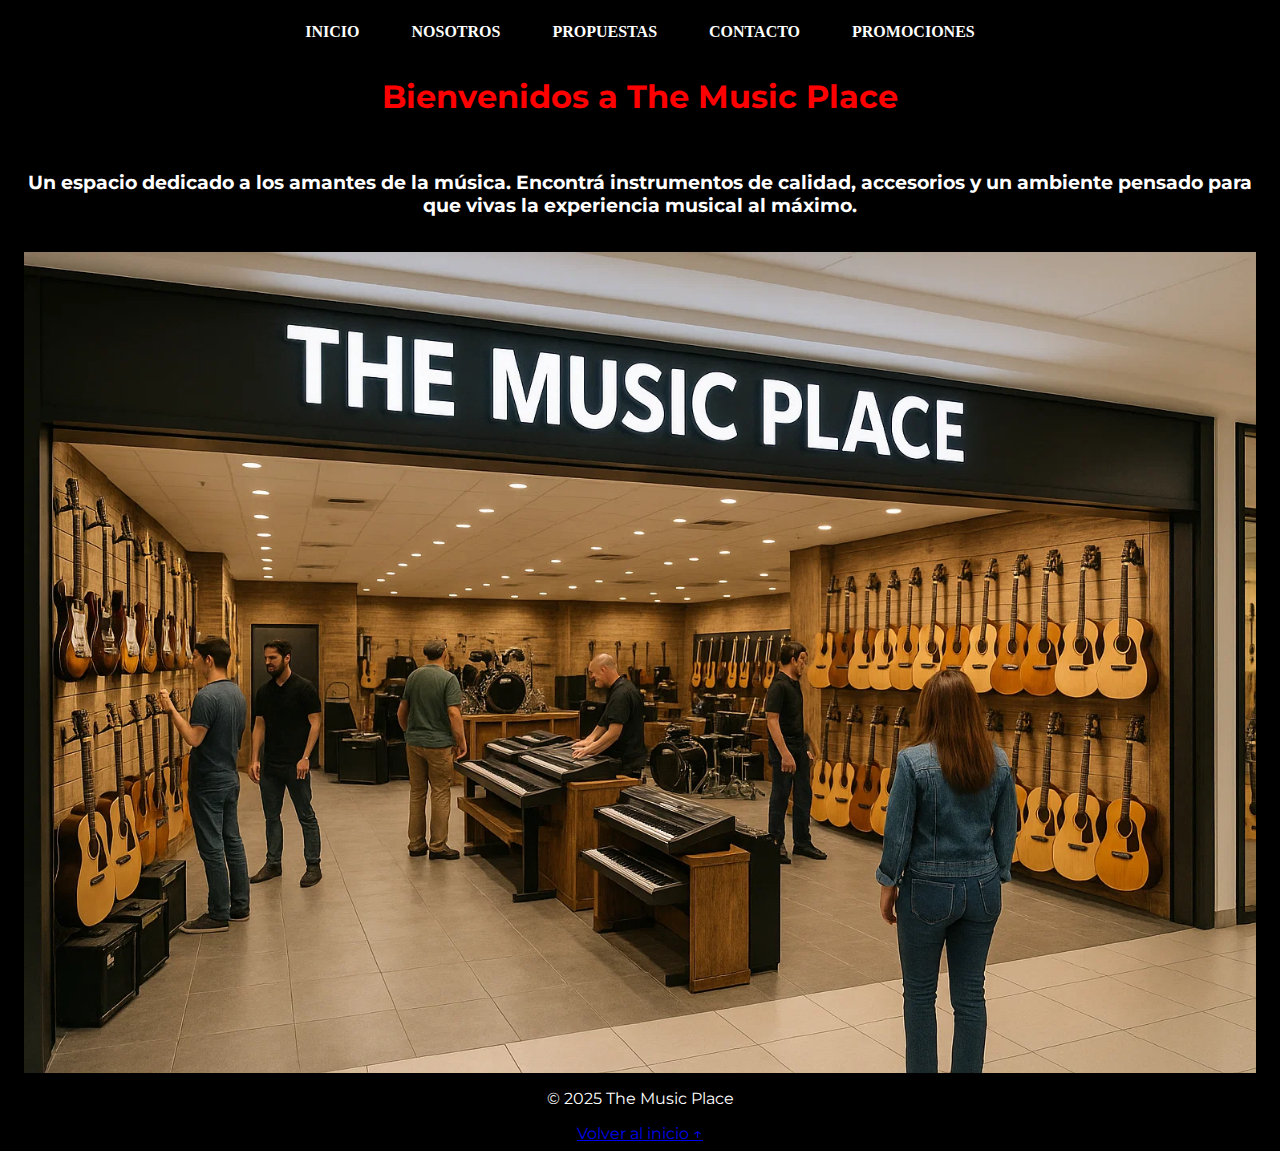
<file: index.html>
<!DOCTYPE html>
<html lang="en">
<head>
    <meta charset="UTF-8">
    <meta name="viewport" content="width=device-width, initial-scale=1.0">
    <title>The Music Place</title>
    <link rel="stylesheet" href="class.css">
    <link rel="preconnect" href="https://fonts.googleapis.com">
    <link rel="preconnect" href="https://fonts.gstatic.com" crossorigin>
    <link href="https://fonts.googleapis.com/css2?family=Alex+Brush&family=Eagle+Lake&family=Lavishly+Yours&family=Lugrasimo&family=Montserrat&family=Quattrocento+Sans:ital,wght@0,400;0,700;1,400;1,700&display=swap" rel="stylesheet">
<header>
    <nav>
        <ul>
            <li><a href="index.html">INICIO</a></li>
            <li><a href="nostoros.html">NOSOTROS</a></li>
            <li><a href="productos.html">PROPUESTAS</a></li>
            <li><a href="contacto.html">CONTACTO</a></li>
            <li><a href="promociones.html">PROMOCIONES</a></li>
        </ul>
    </nav>
</header>
    <section class="bienvenidos">
        <h1>Bienvenidos a The Music Place</h1>
        <h3>Un espacio dedicado a los amantes de la música. Encontrá instrumentos de calidad, accesorios y un ambiente pensado para que vivas la experiencia musical al máximo.</h3>
        <img src="img1.webp">
    </section>
<footer>
  <p>© 2025 The Music Place</p>
  <a href="#top" class="volver">Volver al inicio ↑</a>
</footer>
</body>
</html>
</file>
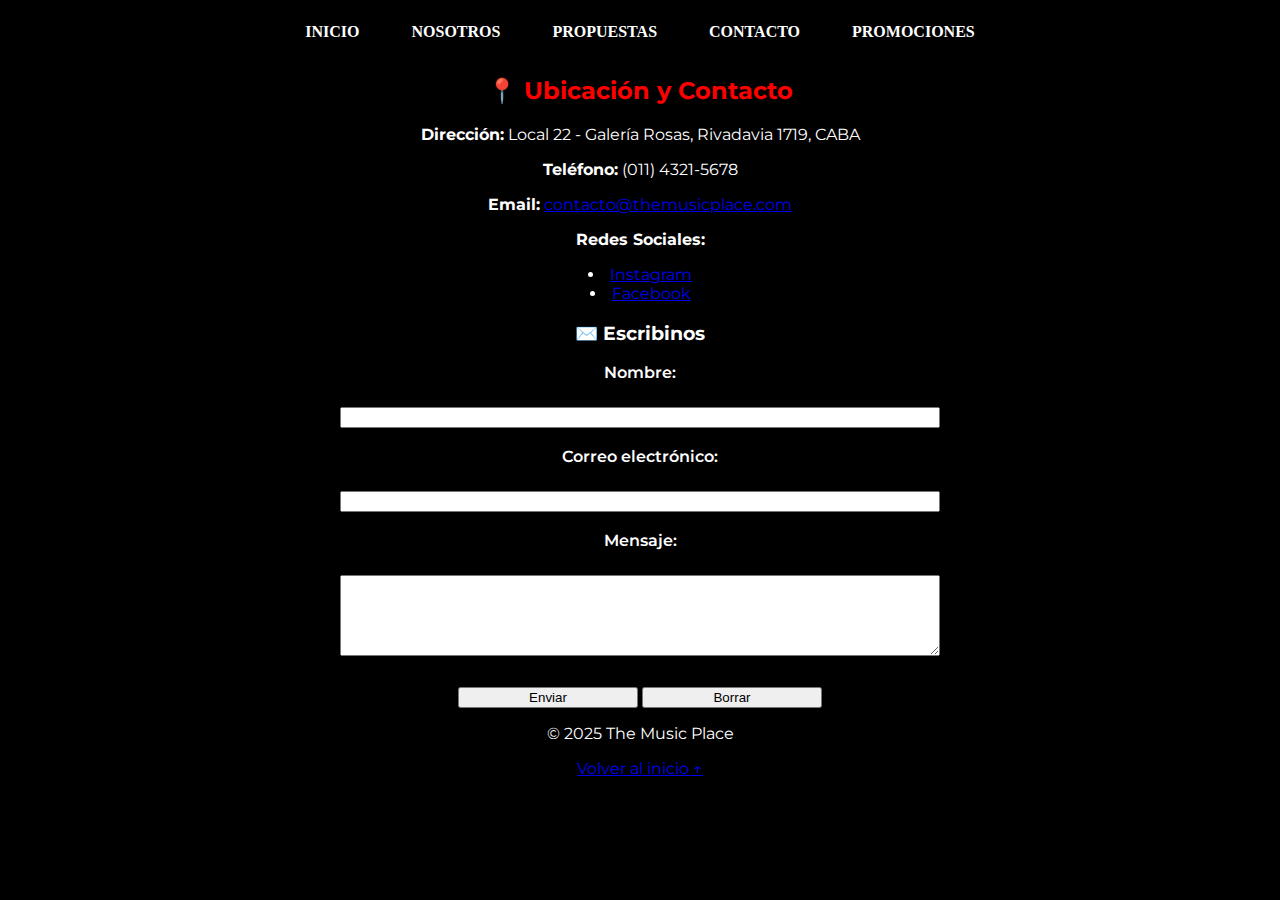
<file: contacto.html>
<!DOCTYPE html>
<html lang="en">
<head>
    <meta charset="UTF-8">
    <meta name="viewport" content="width=device-width, initial-scale=1.0">
    <title>Contacto</title>
    <link rel="stylesheet" href="class.css">
    <link rel="preconnect" href="https://fonts.googleapis.com">
    <link rel="preconnect" href="https://fonts.gstatic.com" crossorigin>
    <link href="https://fonts.googleapis.com/css2?family=Alex+Brush&family=Eagle+Lake&family=Lavishly+Yours&family=Lugrasimo&family=Montserrat&family=Quattrocento+Sans:ital,wght@0,400;0,700;1,400;1,700&display=swap" rel="stylesheet">
</head>
<body>
<header>
    <nav>
        <ul>
            <li><a href="index.html">INICIO</a></li>
            <li><a href="nostoros.html">NOSOTROS</a></li>
            <li><a href="productos.html">PROPUESTAS</a></li>
            <li><a href="contacto.html">CONTACTO</a></li>
            <li><a href="promociones.html">PROMOCIONES</a></li>
        </ul>
    </nav>
</header>
<section id="contacto">
  
  <h2>📍 Ubicación y Contacto</h2>
  
  <p><strong>Dirección:</strong> Local 22 - Galería Rosas, Rivadavia 1719, CABA</p>
  <p><strong>Teléfono:</strong> (011) 4321-5678</p>
  <p><strong>Email:</strong> <a href="mailto:contacto@themusicplace.com">contacto@themusicplace.com</a></p>
  
 <p><strong>Redes Sociales:</strong></p>

<ul class="links">
  <li><a href="https://instagram.com/themusicplace">Instagram</a></li>
  <li><a href="https://facebook.com/themusicplace">Facebook</a></li>
</ul>

  <h3> ✉️ Escribinos</h3>
  
  <form action="mailto:contacto@themusicplace.com">
    <label for="nombre">Nombre:</label><br>
    <input type="text" id="nombre" name="nombre"><br><br>
    
    <label for="email">Correo electrónico:</label><br>
    <input type="email" id="email" name="email" ><br><br>
    
    <label for="mensaje">Mensaje:</label><br>
    <textarea id="mensaje" name="mensaje" rows="5"></textarea><br><br>
    
    <button type="submit">Enviar</button>
    <button type="reset">Borrar</button>
  </form>
<footer>
  <p>© 2025 The Music Place</p>
  <a href="#top" class="volver">Volver al inicio ↑</a>
</footer>
</section>
</body>
</html>
</file>
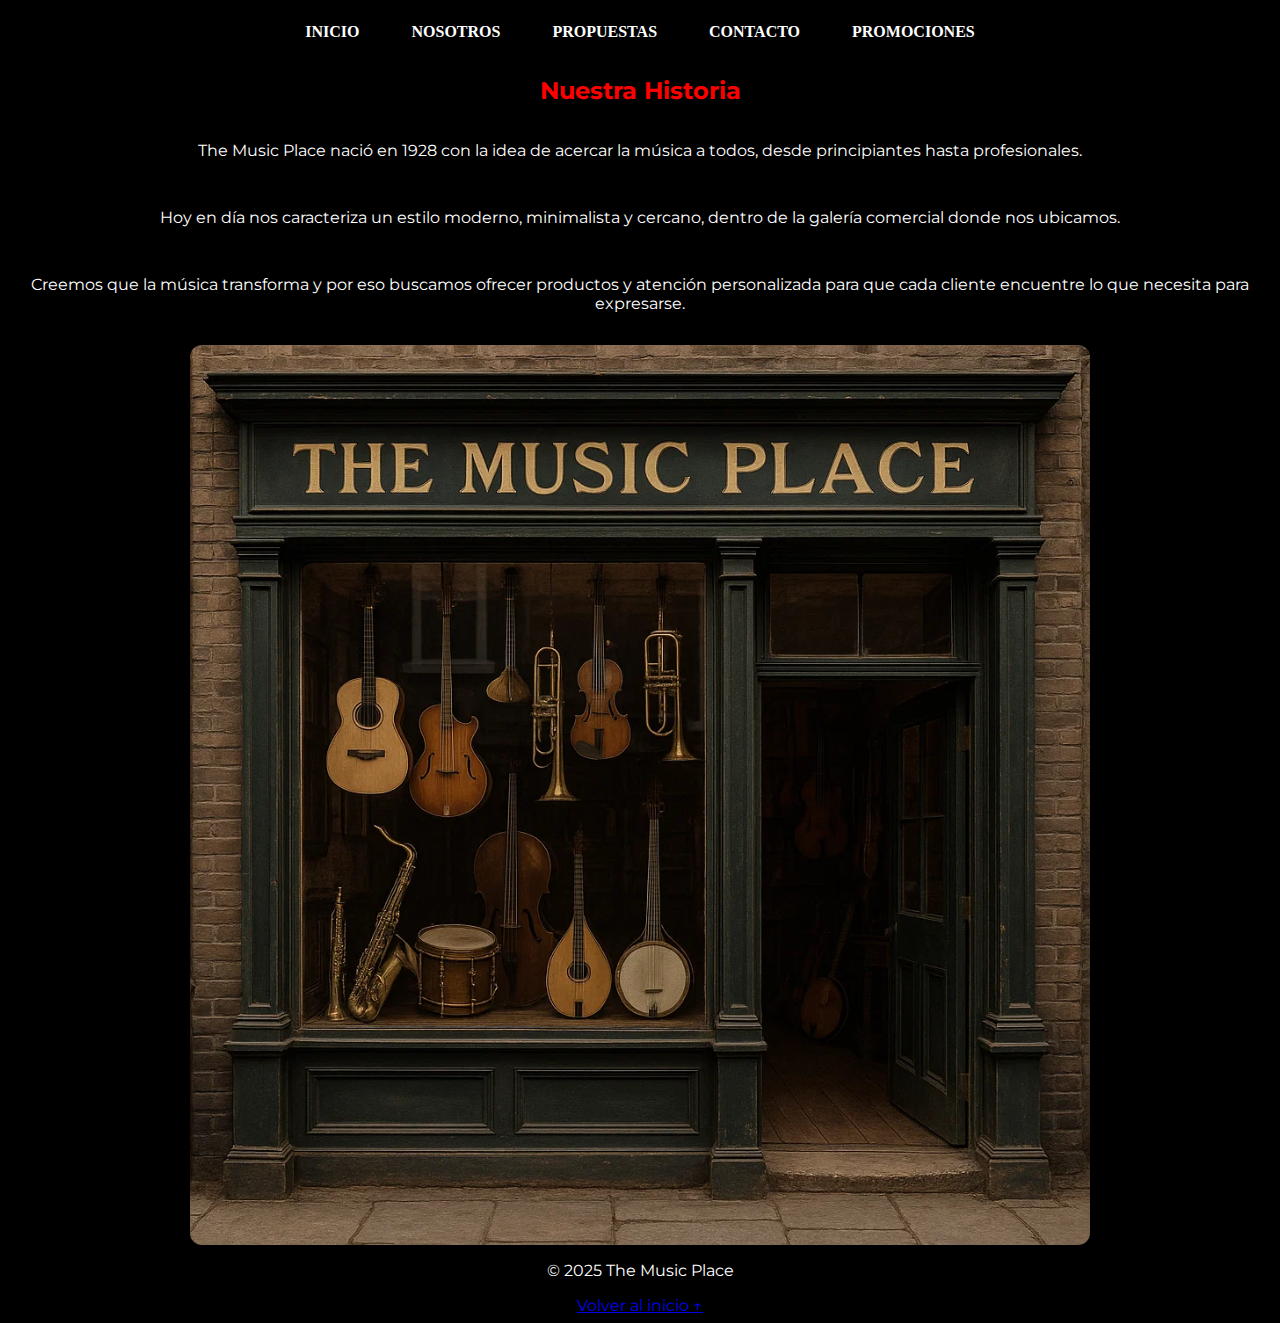
<file: nostoros.html>
<!DOCTYPE html>
<html lang="en">
<head>
    <meta charset="UTF-8">
    <meta name="viewport" content="width=device-width, initial-scale=1.0">
    <title>Nosotros</title>
    <link rel="stylesheet" href="class.css">
    <link rel="preconnect" href="https://fonts.googleapis.com">
    <link rel="preconnect" href="https://fonts.gstatic.com" crossorigin>
    <link href="https://fonts.googleapis.com/css2?family=Alex+Brush&family=Eagle+Lake&family=Lavishly+Yours&family=Lugrasimo&family=Montserrat&family=Quattrocento+Sans:ital,wght@0,400;0,700;1,400;1,700&display=swap" rel="stylesheet">
<body>
<header>
    <nav>
        <ul>
            <li><a href="index.html">INICIO</a></li>
            <li><a href="nostoros.html">NOSOTROS</a></li>
            <li><a href="productos.html">PROPUESTAS</a></li>
            <li><a href="contacto.html">CONTACTO</a></li>
            <li><a href="promociones.html">PROMOCIONES</a></li>
        </ul>
    </nav>
</header>
<h2>Nuestra Historia</h2>
    <section class="historia">
        <p>
          The Music Place nació en 1928 con la idea de acercar la música a todos, desde principiantes hasta profesionales.
        </p>
        <p>
          Hoy en día nos caracteriza un estilo moderno, minimalista y cercano, dentro de la galería comercial donde nos ubicamos.
        </p>
        <p>
          Creemos que la música transforma y por eso buscamos ofrecer productos y atención personalizada para que cada cliente
          encuentre lo que necesita para expresarse.
        </p>
        <img src="hist.webp">
    </section>
  <footer>
  <p>© 2025 The Music Place</p>
  <a href="#top" class="volver">Volver al inicio ↑</a>
</footer>
</body>
</html>
</file>
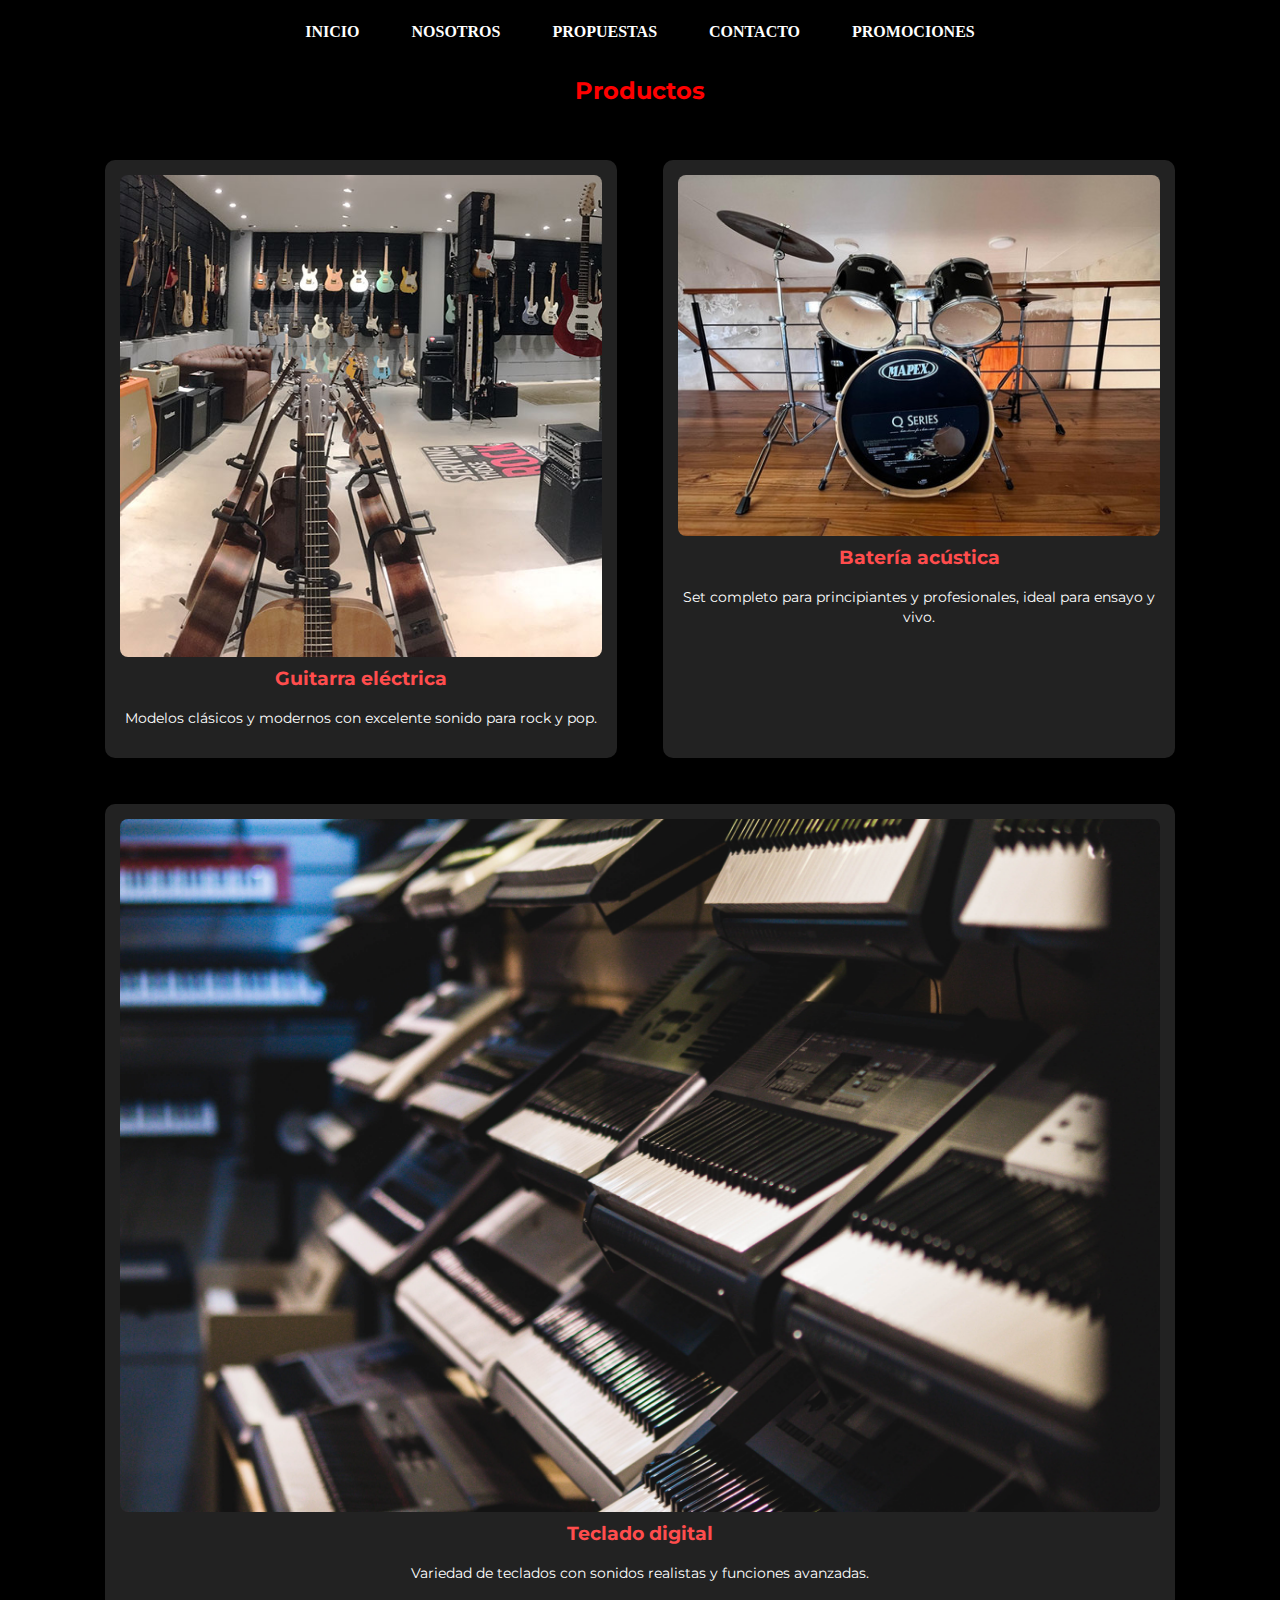
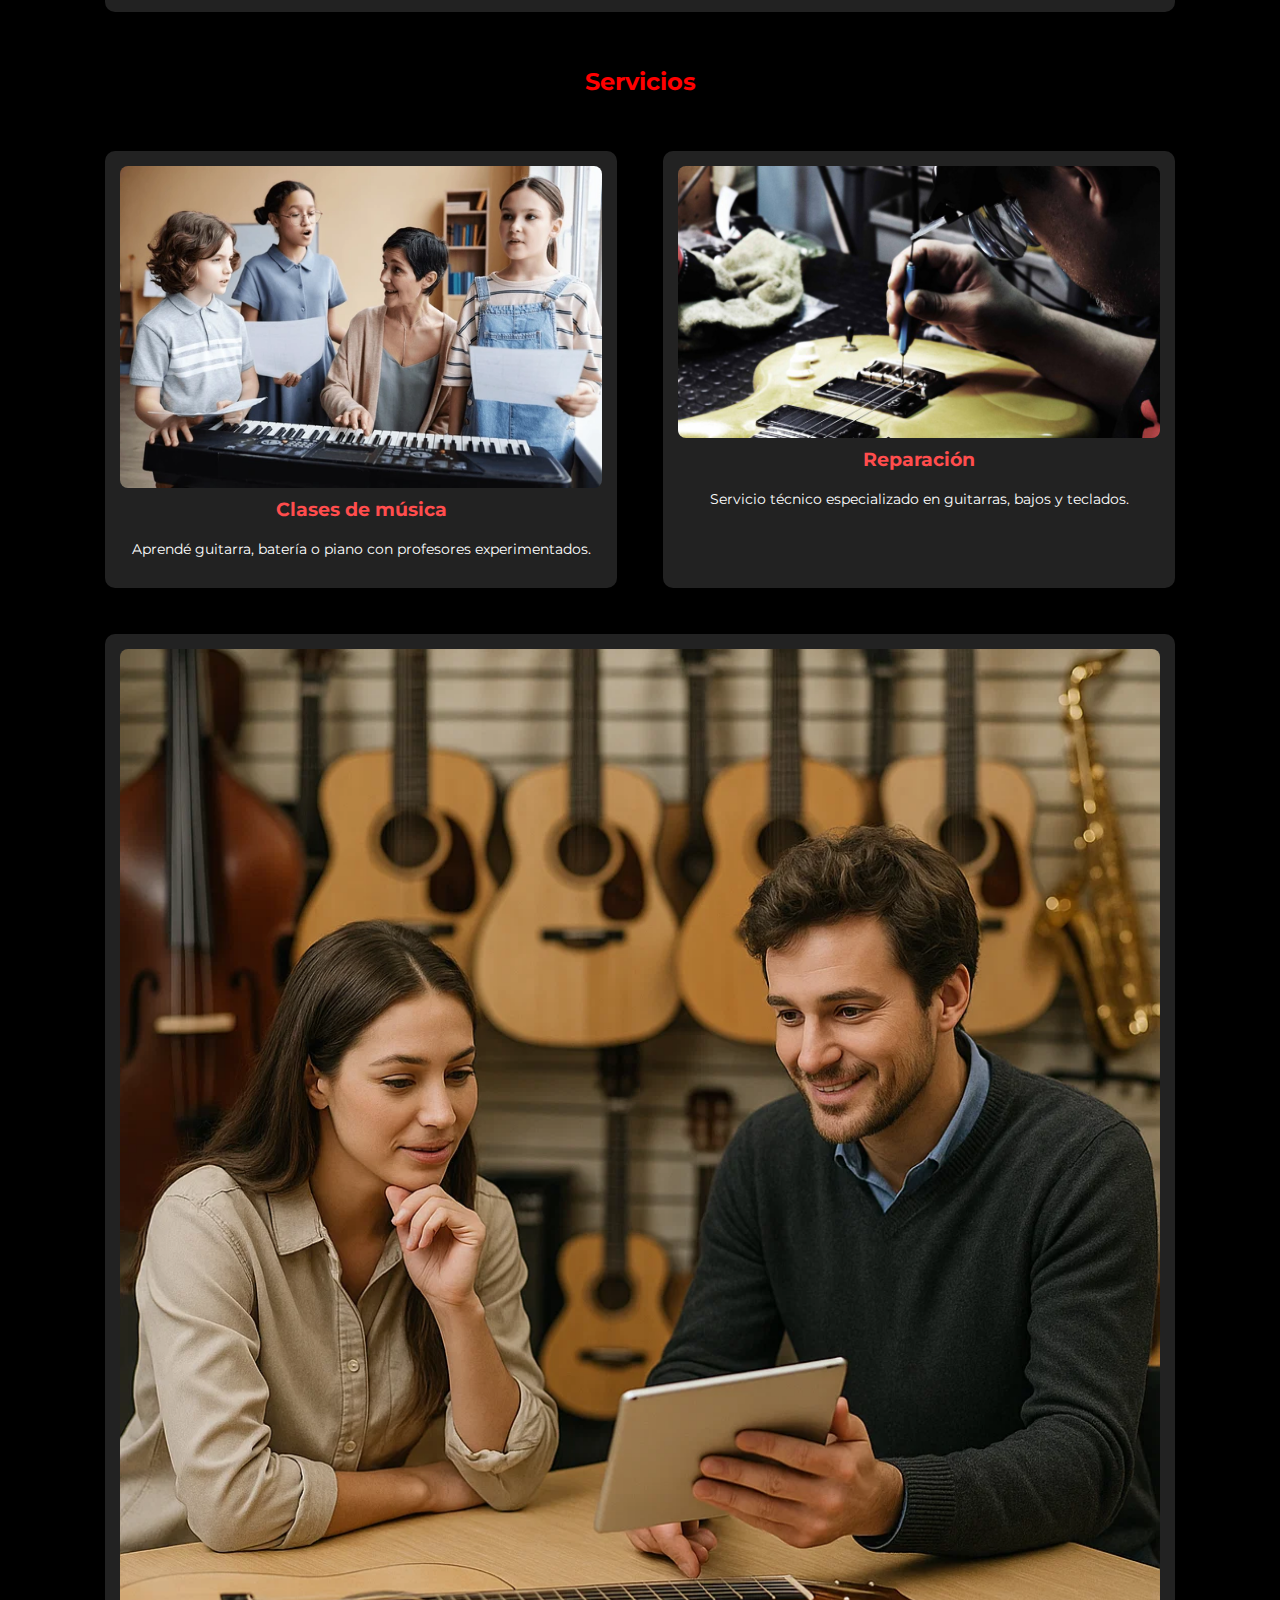
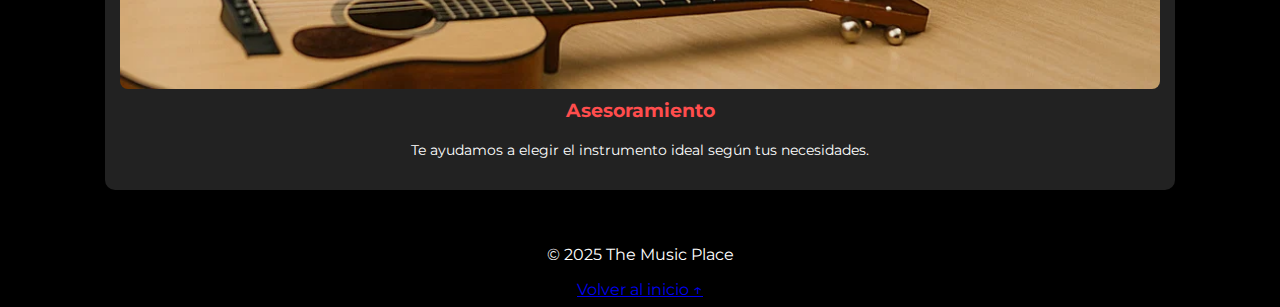
<file: productos.html>
<!DOCTYPE html>
<html lang="en">
<head>
    <meta charset="UTF-8">
    <meta name="viewport" content="width=device-width, initial-scale=1.0">
    <title>Propuestas</title>
    <link rel="stylesheet" href="class.css">
    <link rel="preconnect" href="https://fonts.googleapis.com">
    <link rel="preconnect" href="https://fonts.gstatic.com" crossorigin>
    <link href="https://fonts.googleapis.com/css2?family=Alex+Brush&family=Eagle+Lake&family=Lavishly+Yours&family=Lugrasimo&family=Montserrat&family=Quattrocento+Sans:ital,wght@0,400;0,700;1,400;1,700&display=swap" rel="stylesheet">
</head>
<body>
<header>
    <nav>
        <ul>
            <li><a href="index.html">INICIO</a></li>
            <li><a href="nostoros.html">NOSOTROS</a></li>
            <li><a href="productos.html">PROPUESTAS</a></li>
            <li><a href="contacto.html">CONTACTO</a></li>
            <li><a href="promociones.html">PROMOCIONES</a></li>
        </ul>
    </nav>
</header>

<h2>Productos</h2>
<section id="productos">

  <div class="card">
    <img src="guitarra.jpg" alt="Guitarra eléctrica">
    <h3>Guitarra eléctrica</h3>
    <p>Modelos clásicos y modernos con excelente sonido para rock y pop.</p>
  </div>
  <div class="card">
    <img src="beteria.jpg" alt="Batería acústica">
    <h3>Batería acústica</h3>
    <p>Set completo para principiantes y profesionales, ideal para ensayo y vivo.</p>
  </div>
  <div class="card">
    <img src="teclado.jpg" alt="Teclado digital">
    <h3>Teclado digital</h3>
    <p>Variedad de teclados con sonidos realistas y funciones avanzadas.</p>
  </div>
</section>

<h2>Servicios</h2>
<section id="servicios">
  <div class="card">
    <img src="clases.webp" alt="Clases de música">
    <h3>Clases de música</h3>
    <p>Aprendé guitarra, batería o piano con profesores experimentados.</p>
  </div>
  <div class="card">
    <img src="reparacion.jpg" alt="Reparación de instrumentos">
    <h3>Reparación</h3>
    <p>Servicio técnico especializado en guitarras, bajos y teclados.</p>
  </div>
  <div class="card">
    <img src="asesoramiento.webp" alt="Asesoramiento musical">
    <h3>Asesoramiento</h3>
    <p>Te ayudamos a elegir el instrumento ideal según tus necesidades.</p>
  </div>
</section>
    <footer>
  <p>© 2025 The Music Place</p>
  <a href="#top" class="volver">Volver al inicio ↑</a>
</footer>
</body>
</html>
</file>
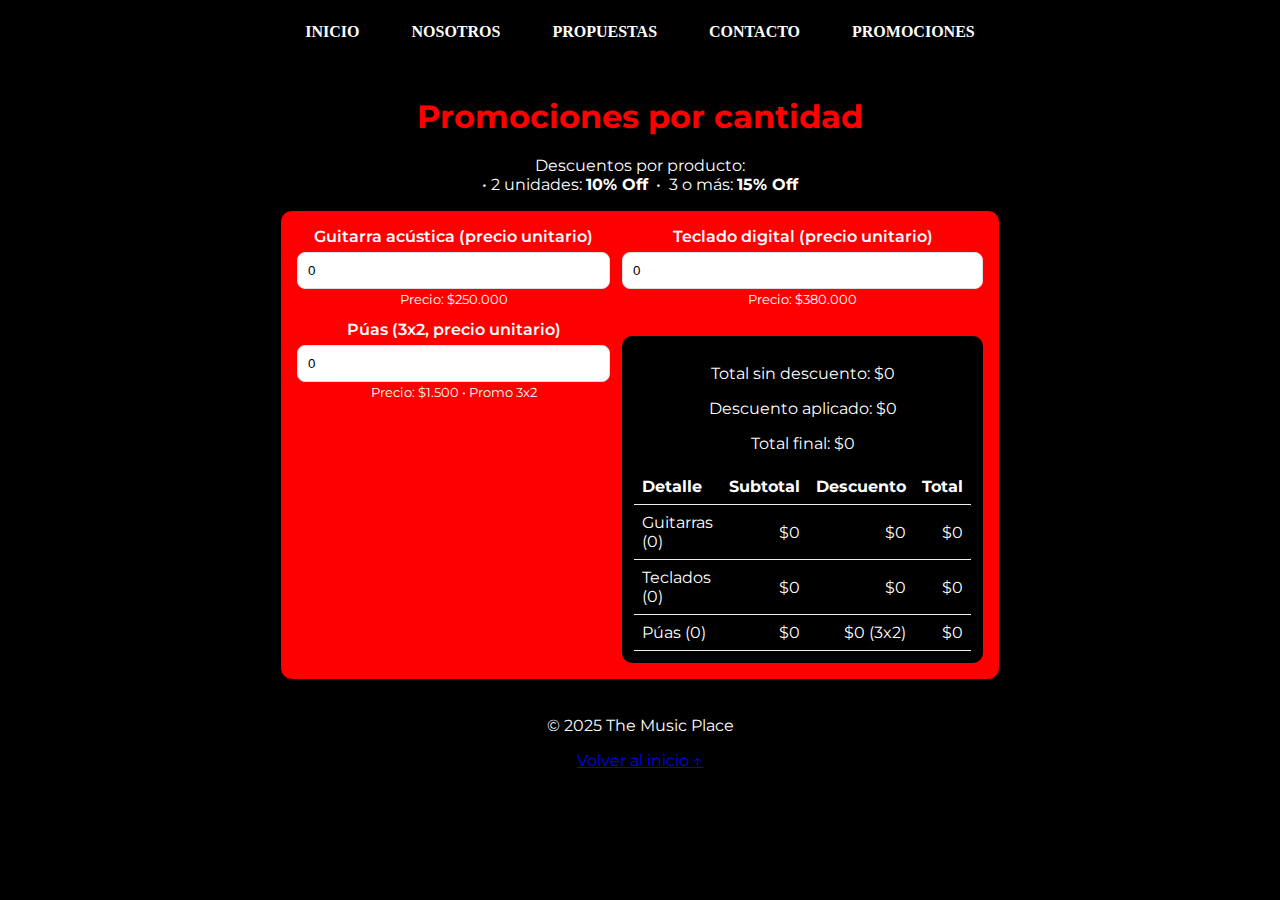
<file: promociones.html>
<!DOCTYPE html>
<html lang="en">
<head>
    <meta charset="UTF-8">
    <meta name="viewport" content="width=device-width, initial-scale=1.0">
    <title>Promociones</title>
    <link rel="stylesheet" href="class.css">
    <link rel="preconnect" href="https://fonts.googleapis.com">
    <link rel="preconnect" href="https://fonts.gstatic.com" crossorigin>
    <link href="https://fonts.googleapis.com/css2?family=Alex+Brush&family=Eagle+Lake&family=Lavishly+Yours&family=Lugrasimo&family=Montserrat&family=Quattrocento+Sans:ital,wght@0,400;0,700;1,400;1,700&display=swap" rel="stylesheet">
</head>
<body id="top">
<header>
    <nav>
        <ul>
            <li><a href="index.html">INICIO</a></li>
            <li><a href="nostoros.html">NOSOTROS</a></li>
            <li><a href="productos.html">PROPUESTAS</a></li>
            <li><a href="contacto.html">CONTACTO</a></li>
            <li><a href="promociones.html">PROMOCIONES</a></li>
        </ul>
    </nav>
</header>
 <main class="wrap">
    <h1>Promociones por cantidad</h1>
    <p class="muted">
      Descuentos por producto:<br>
      • 2 unidades: <strong>10% Off</strong> &nbsp;•&nbsp; 3 o más: <strong>15% Off</strong>
    </p>

    <section class="card2 grid">
      <div class="grid grid-2">
        <div>
          <label for="qGuitarra">Guitarra acústica (precio unitario)</label>
          <input id="qGuitarra" type="number" min="0" value="0" />
          <small class="muted" id="precioGuitarraTxt"></small>
        </div>
        <div>
          <label for="qTeclado">Teclado digital (precio unitario)</label>
          <input id="qTeclado" type="number" min="0" value="0" />
          <small class="muted" id="precioTecladoTxt"></small>
        </div>
      
      <div>
        <label for="qPuas">Púas (3x2, precio unitario)</label>
        <input id="qPuas" type="number" min="0" value="0" />
        <small class="muted" id="precioPuaTxt"></small>
      </div>

      <div class="resultado" id="resumen">
        <p>Total sin descuento: <span class="num" id="sinDesc">$0</span></p>
        <p>Descuento aplicado: <span class="num" id="desc">$0</span></p>
        <p>Total final: <span class="num" id="final">$0</span></p>

        <table>
          <thead>
            <tr>
              <th>Detalle</th>
              <th>Subtotal</th>
              <th>Descuento</th>
              <th>Total</th>
            </tr>
          </thead>
          <tbody id="detalleTabla"></tbody>
        </table>
      </div>
    </section>
  </main>

  <script src="promociones.js"></script>

  <footer>
    <p>© 2025 The Music Place</p>
    <a href="#top" class="volver">Volver al inicio ↑</a>
  </footer>

</body>
</file>
<file: class.css>
body {
    background-color: black;
    color: white;   
    font-family: "Montserrat"; 
    text-align: center;
}

.montserrat {
  font-family: "Montserrat", sans-serif;
  font-optical-sizing: auto;
  font-weight: 400;
  font-style: normal;
}

.bienvenidos {
  display: flex;
  flex-direction: column;
  align-items: center;    
  gap: 16px;
  padding: 0 16px;
}

.historia {
  display: flex;
  flex-direction: column;
  align-items: center;    
  gap: 16px;
  padding: 0 16px;
}

header{
    background-color: black;   
    padding: 15px 0;
    font-family: 'Times New Roman', Times, serif; 
}

nav ul {
    list-style: none;       
    margin: 0;
    padding: 0;
    display: flex;           
    justify-content: center; 
}

nav ul li {
    margin: 0 20px;          
}


nav ul li a {
    text-decoration: none;  
    color: white;            
    font-weight: bold;
}

nav ul li a:hover {
    color: red;              
}

#productos, #servicios {
  margin: 40px auto;
  max-width: 1000px;
}

h2 {
  color: red;
  margin-bottom: 20px;
}

h1 {
  color: red;
  margin-bottom: 20px;
}

.card {
  background: #222;
  color: white;
  border-radius: 10px;
  padding: 15px;
  margin: 15px;
  display: inline-block;
  width: 280px;
  vertical-align: top;
  text-align: center;
  transition: 2s;
}

.card img {
  width: 100%;
  border-radius: 8px;
}

.card h3 {
  margin: 10px 0 5px 0;
  color: #ff4d4d;
}

.card p {
  font-size: 14px;
  line-height: 1.4;
}

.card:hover {
  background: red;
  transform: scale(1.05);
  cursor: pointer;
}

.links {
  text-align: center;
}

ul {
  list-style-position: inside; 
  text-align: center;          
  padding: 0;       
}           

nav ul {
  flex-wrap: wrap;
  gap: 12px;
}

#productos, #servicios {
  display: flex;
  flex-wrap: wrap;
  justify-content: center;
  gap: 16px;
  padding: 0 16px;
  max-width: 1100px;
}

.card {
  flex: 1 1 clamp(220px, 33%, 320px);
  width: auto;               
  display: flex;
  flex-direction: column;    
}

.card img, img {
  max-width: 100%;
  height: auto;
  display: block;
}

form {
  max-width: 600px;
  margin: 0 auto;
  padding: 0 16px;
}
input, textarea {
  width: 100%;
  max-width: 100%;
  box-sizing: border-box;
}

button { 
  width: 30%;
  max-width: 30%;
  box-sizing: border-box;
  margin-top: 8px; }

.historia img {
  display: block;          
  margin: 0 auto;          
  max-width: min(900px, 95%);
  height: auto;
  border-radius: 12px;
}

.bienvendidos img {
  display: block;          
  margin: 0 auto;          
  max-width: min(900px, 95%);
  height: auto;
  border-radius: 12px;
}

.wrap {
  max-width: 720px;
  margin: auto;
  padding: 20px;
}

.card2 {
  background:red;
  border: 1px solid black;
  border-radius: 12px;
  padding: 16px;
}

.grid {
  display: grid;
  gap: 12px;
}

.grid-2 {
  grid-template-columns: 1fr 1fr;
}

label {
  display: block;
  margin-bottom: 6px;
  font-weight: 600;
}

input[type="number"] {
  width: 100%;
  padding: 10px;
  border: 1px solid #ddd;
  border-radius: 8px;
}

.resultado {
  margin-top: 16px;
  background: black;
  border-radius: 10px;
  padding: 12px;
}

table {
  width: 100%;
  border-collapse: collapse;
  margin-top: 10px;
}

th, td {
  padding: 8px;
  border-bottom: 1px solid #eee;
  text-align: right;
}

th:first-child,
td:first-child {
  text-align: left;
}
</file>
